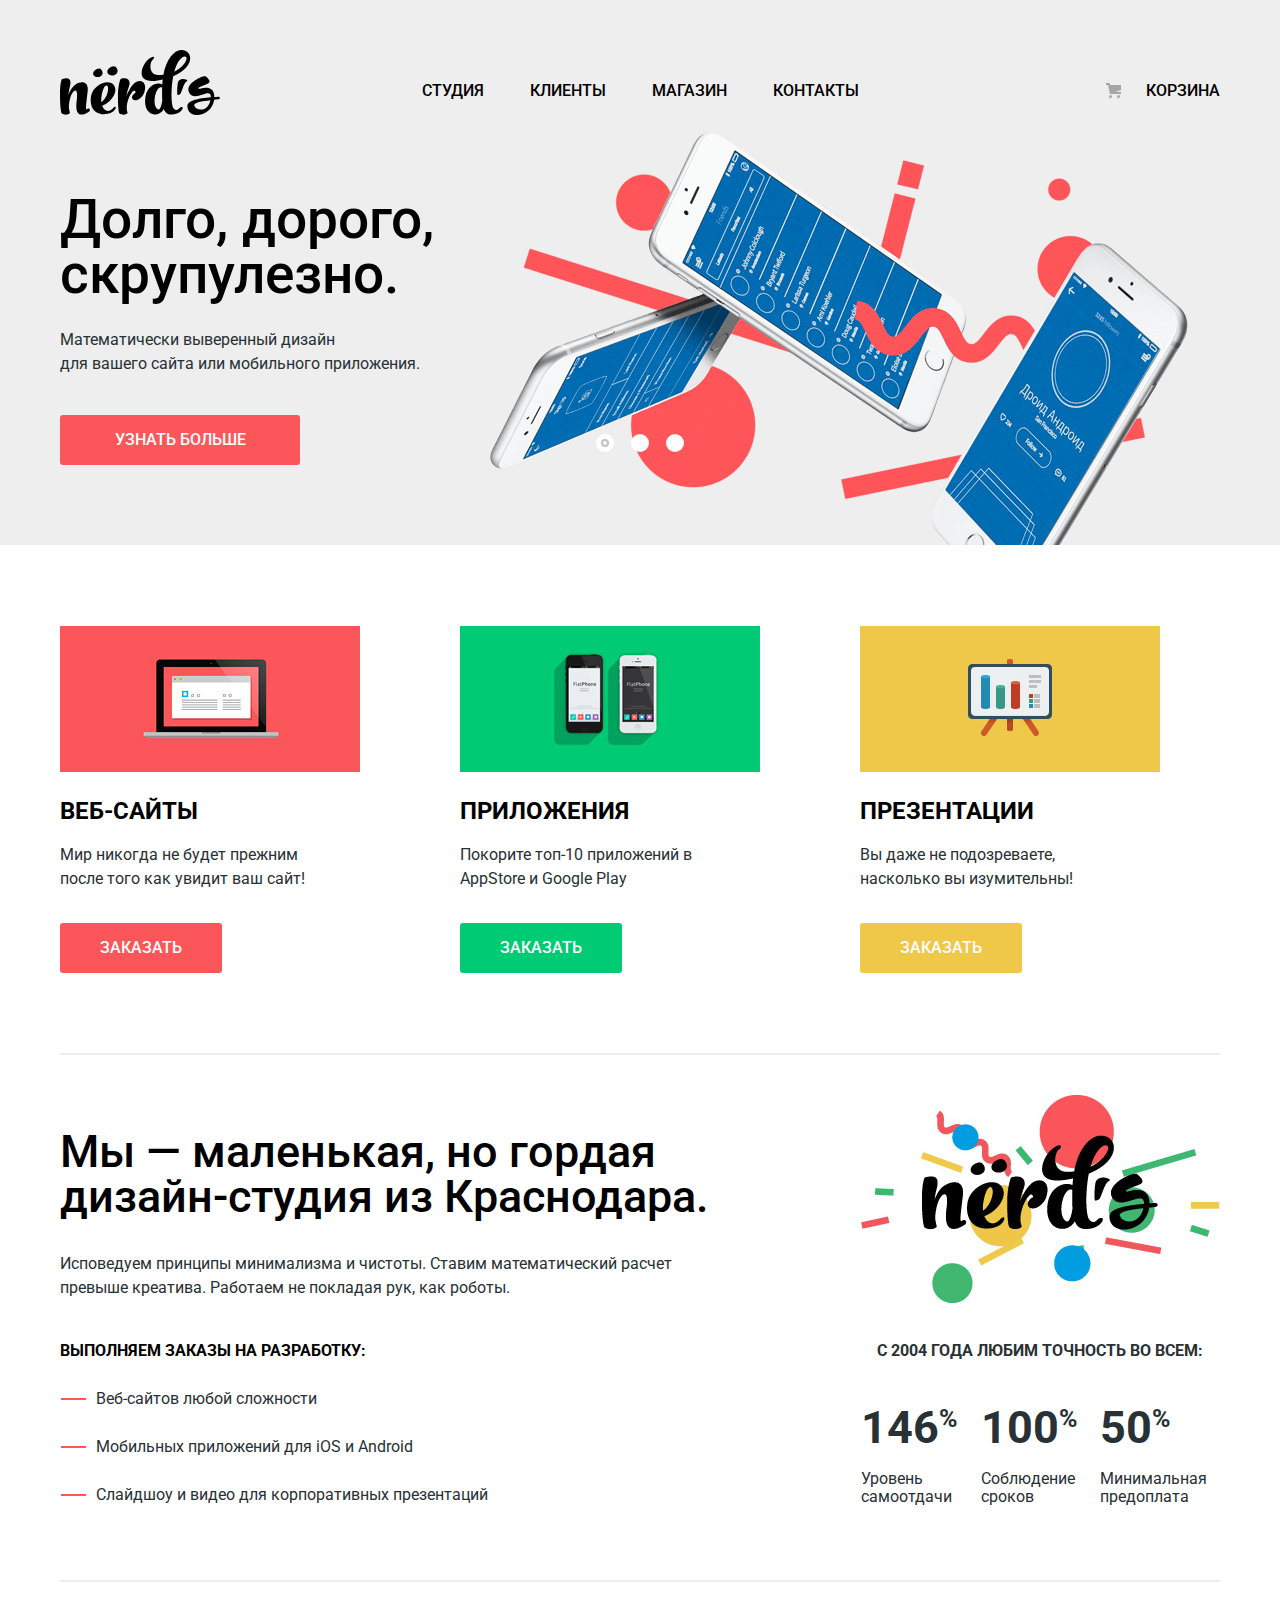
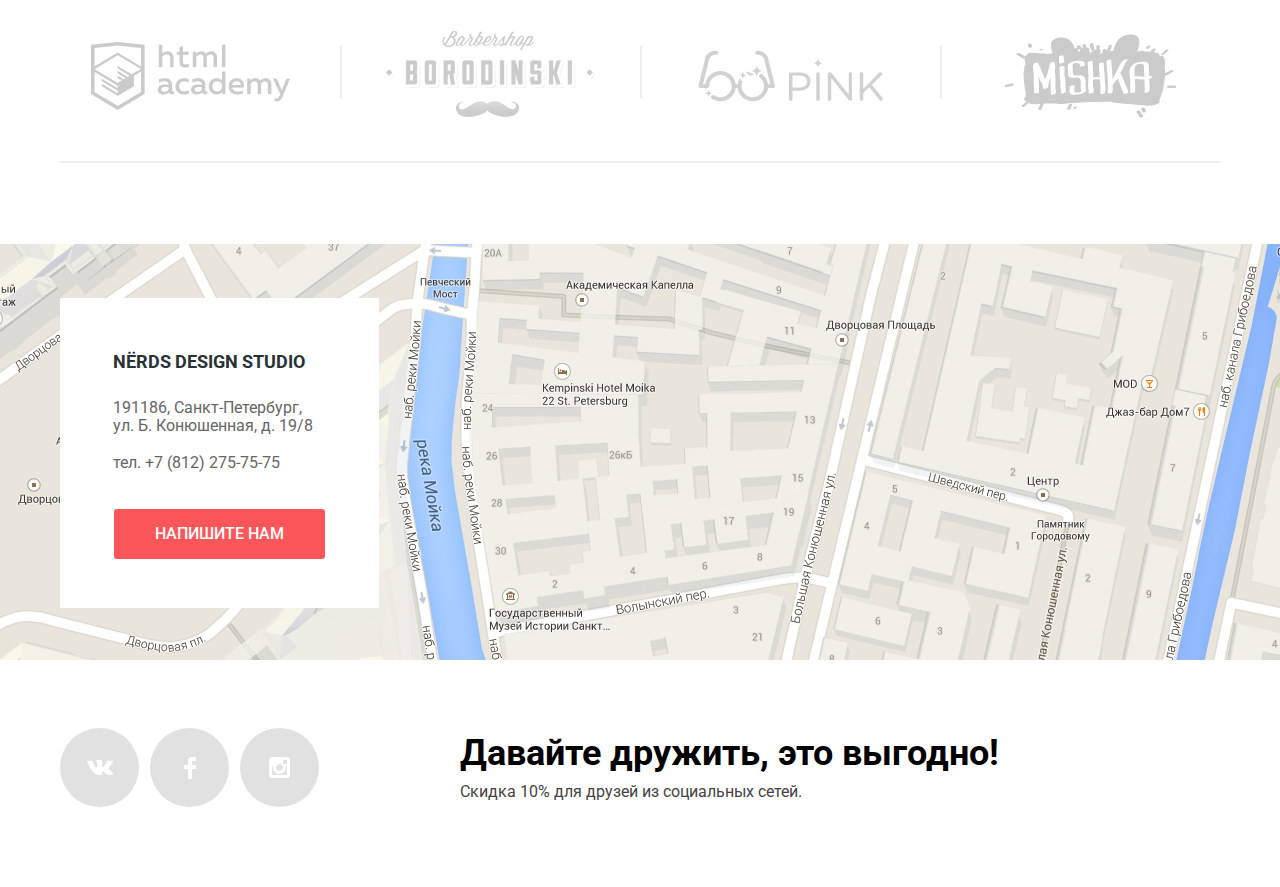
<file: index.html>
<!DOCTYPE html>
<html lang="ru">

<head>
  <meta charset="utf-8">
  <title>Дизайн-студия "Нёрдс"</title>
  <link href="https://fonts.googleapis.com/css?family=Roboto:400,500,700&display=swap&subset=cyrillic" rel="stylesheet">
  <link href="css/normalize.min.css" rel="stylesheet">
  <link href="css/style.min.css" rel="stylesheet">
</head>

<body>
  <header class="main-header">
    <div class="container">
      <div class="header-wrapper">
        <a class="main-header-logo" href="index.html">
          <img src="img/nerds-logo.svg" width="160" height="65" alt="Логотип дизайн-студии «Нёрдс»">
        </a>
        <nav class="main-navigation">
          <ul class="site-navigation">
            <li><a href="#">Студия</a></li>
            <li><a href="#">Клиенты</a></li>
            <li><a href="catalog.html">Магазин</a></li>
            <li><a href="#">Контакты</a></li>
          </ul>
          <a class="cart-link" href="#">Корзина</a>
        </nav>
      </div>
    </div>
  </header>
  <main>
    <h1 class="visually-hidden">Дизайн-студия «Нёрдс»</h1>
    <section class="slider">
      <h2 class="visually-hidden">О нас</h2>
      <div class="container">
        <input class="visually-hidden banner-1" type="radio" id="banner-1" name="toggle" checked>
        <input class="visually-hidden banner-2" type="radio" id="banner-2" name="toggle">
        <input class="visually-hidden banner-3" type="radio" id="banner-3" name="toggle">
        <div class="slider-controls">
          <label for="banner-1">Первый</label>
          <label for="banner-2">Второй</label>
          <label for="banner-3">Третий</label>
        </div>
        <ul class="slider-list" tabindex="-1">
          <li class="slider-item" id="slide1">
            <div>
              <p class="slider-text-big">Долго, дорого,<br>скрупулезно.</p>
              <p>Математически выверенный дизайн<br>для вашего сайта или мобильного приложения.</p>
              <a class="button slider-button" href="#">Узнать больше</a>
            </div>
          </li>
          <li class="slider-item" id="slide2">
            <div>
              <p class="slider-text-big">Любим математику как никто другой</p>
              <p>Никакого креатива, только математические формулы для расчета идеальных пропорций.</p>
              <a class="button slider-button" href="#">Узнать больше</a>
            </div>
          </li>
          <li class="slider-item" id="slide3">
            <div>
              <p class="slider-text-big">Только ночь, только хардкор</p>
              <p>Работать днем, как все? Мы против этого.<br>Ближе к полуночи работа только начинается.</p>
              <a class="button slider-button" href="#">Узнать больше</a>
            </div>
          </li>
        </ul>
      </div>
    </section>
    <div class="container">
      <section class="service">
        <h2 class="visually-hidden">Наши работы</h2>
        <ul class="service-list">
          <li class="service-item service-item-web">
            <img src="img/web-site.jpg" width="300" height="146" alt="Веб-сайты">
            <div class="service-item-description">
              <h3>
                Веб-сайты
              </h3>
              <p>
                Мир никогда не будет прежним после того как увидит ваш сайт!
              </p>
              <a class="button service-button service-button-red" href="catalog.html">Заказать</a>
            </div>
          </li>
          <li class="service-item service-item-app">
            <img src="img/app.jpg" width="300" height="146" alt="Приложения">
            <div class="service-item-description">
              <h3>
                Приложения
              </h3>
              <p>
                Покорите топ-10 приложений в AppStore и Google Play
              </p>
              <a class="button service-button service-button-green" href="catalog.html">Заказать</a>
            </div>
          </li>
          <li class="service-item service-item-slide">
            <img src="img/presentation.jpg" width="300" height="146" alt="Презентации">
            <div class="service-item-description">
              <h3>
                Презентации
              </h3>
              <p>
                Вы даже не подозреваете, насколько вы изумительны!
              </p>
              <a class="button service-button service-button-yellow" href="catalog.html">Заказать</a>
            </div>
          </li>
        </ul>
      </section>
    </div>
    <div class="index-columns container">
      <section class="features">
        <h2 class="visually-hidden">Преимущества</h2>
        <p class="features-text-big">
          Мы — маленькая, но гордая дизайн-студия из Краснодара.
        </p>
        <p class="features-text-small">
          Исповедуем принципы минимализма и чистоты. Ставим математический расчет превыше креатива. Работаем не
          покладая
          рук, как роботы.
        </p>
        <h3 class="features-title">Выполняем заказы на разработку:</h3>
        <ul class="features-list">
          <li class="features-item">Веб-сайтов любой сложности</li>
          <li class="features-item">Мобильных приложений для iOS и Android</li>
          <li class="features-item">Слайдшоу и видео для корпоративных презентаций</li>
        </ul>
      </section>
      <section class="statistics">
        <h2 class="visually-hidden">Статистика</h2>
        <h3 class="statistics-title">С 2004 года любим точность во всем:</h3>
        <table class="statistics-table">
          <tr class="statistics-first-row">
            <td>146<sup>%</sup></td>
            <td>100<sup>%</sup></td>
            <td>50<sup>%</sup></td>
          </tr>
          <tr class="statistics-second-row">
            <td>Уровень самоотдачи</td>
            <td>Соблюдение сроков</td>
            <td>Минимальная предоплата</td>
          </tr>
        </table>
      </section>
    </div>
    <section class="partners container">
      <h2 class="visually-hidden">Наши партнеры</h2>
      <ul class="partners-list">
        <li class="partners-item">
          <a href="https://htmlacademy.ru/intensive/htmlcss">
            <img src="img/logo-academy.png" width="199" height="68" alt="Сайт htmlacademy">
          </a>
        </li>
        <li class="partners-item">
          <a href="#">
            <img src="img/logo-borodinski.png" width="209" height="90" alt="Сайт барбершопа «Бородинский»">
          </a>
        </li>
        <li class="partners-item">
          <a href="#">
            <img src="img/logo-pink.png" width="185" height="52" alt="Сайт Pink App">
          </a>
        </li>
        <li class="partners-item">
          <a href="#">
            <img src="img/logo-mishka.png" width="173" height="84" alt="Сайт Mishka">
          </a>
        </li>
      </ul>
    </section>
  </main>
  <footer class="main-footer">
    <section class="footer-contacts">
      <h2 class="visually-hidden">Контактная информация</h2>
      <div class="container">
        <div class="footer-contacts-wrapper">
          <p class="footer-contacts-title">
            Nёrds design studio
          </p>
          <p class="footer-contacts-adress">
            191186, Санкт-Петербург, ул. Б. Конюшенная, д. 19/8</p>
          <p class="footer-contacts-phone"> тел.
            <a href="tel:+78122757575">+7 (812) 275-75-75</a>
          </p>
          <a class="button button-popup" href="letter.html">Напишите нам</a>
        </div>
      </div>
      <div class="footer-map">
        <iframe
          src="https://yandex.ru/map-widget/v1/?um=constructor%3Acea5b9897b0ac44ad13069e8be6bfd122c6a988695a8d2aa5e6f4f4faad322b9&amp;source=constructor"
          width="1440" height="416"></iframe>
        <p>
          <img src="img/map.jpg" width="1440" height="416"
            alt="Офис студии по адресу ул. Б. Конюшенная, д. 19/8, Санкт-Петербург">
        </p>
      </div>
    </section>
    <div class="container">
      <div class="footer-social-wrapper">
        <div class="footer-social">
          <ul class="footer-social-list">
            <li>
              <a class="button social-button button-vk" href="https://vk.com/">
                Мы в Вконтакте
                <img class="social-logo" src="img/vk-icon.svg" width="26" height="15" alt="Вконтакте">
              </a>
            </li>
            <li>
              <a class="button social-button button-fb" href="#">
                Мы в Facebook
                <img class="social-logo" src="img/fb-icon.svg" width="12" height="22" alt="Facebook">
              </a>
            </li>
            <li>
              <a class="button social-button button-inst" href="#">
                Мы в Instagram
                <img class="social-logo" src="img/insta-icon.svg" width="21" height="21" alt="Instagram">
              </a>
            </li>
          </ul>
        </div>
        <div class="footer-text">
          <p class="footer-text-big">
            Давайте дружить, это выгодно!
          </p>
          <p class="footer-text-small">
            Скидка 10% для друзей из социальных сетей.
          </p>
        </div>
      </div>
    </div>
  </footer>
  <section class="modal-feedback">
    <h2>Напишите нам</h2>
    <form class="feedback" action="https://echo.htmlacademy.ru" method="POST">
      <p>
        <label for="appointment-name">Ваше имя:</label>
        <input type="text" name="name" id="appointment-name" placeholder="Имя Фамилия" value="">
      </p>
      <p>
        <label for="appointment-e-mail">Ваш e-mail:</label>
        <input type="email" name="e-mail" id="appointment-e-mail" placeholder="email@example.com" value="">
      </p>
      <p>
        <label for="letter-field">Текст письма:</label>
        <textarea name="letter" id="letter-field" placeholder="В свободной форме"></textarea>
      </p>
      <button class="button modal-button" type="submit">Отправить</button>
    </form>
    <button class="modal-close" type="button">
      <span class="visually-hidden">Закрыть</span>
    </button>
  </section>
  <script src="js/popup.min.js"></script>
</body>

</html>
</file>
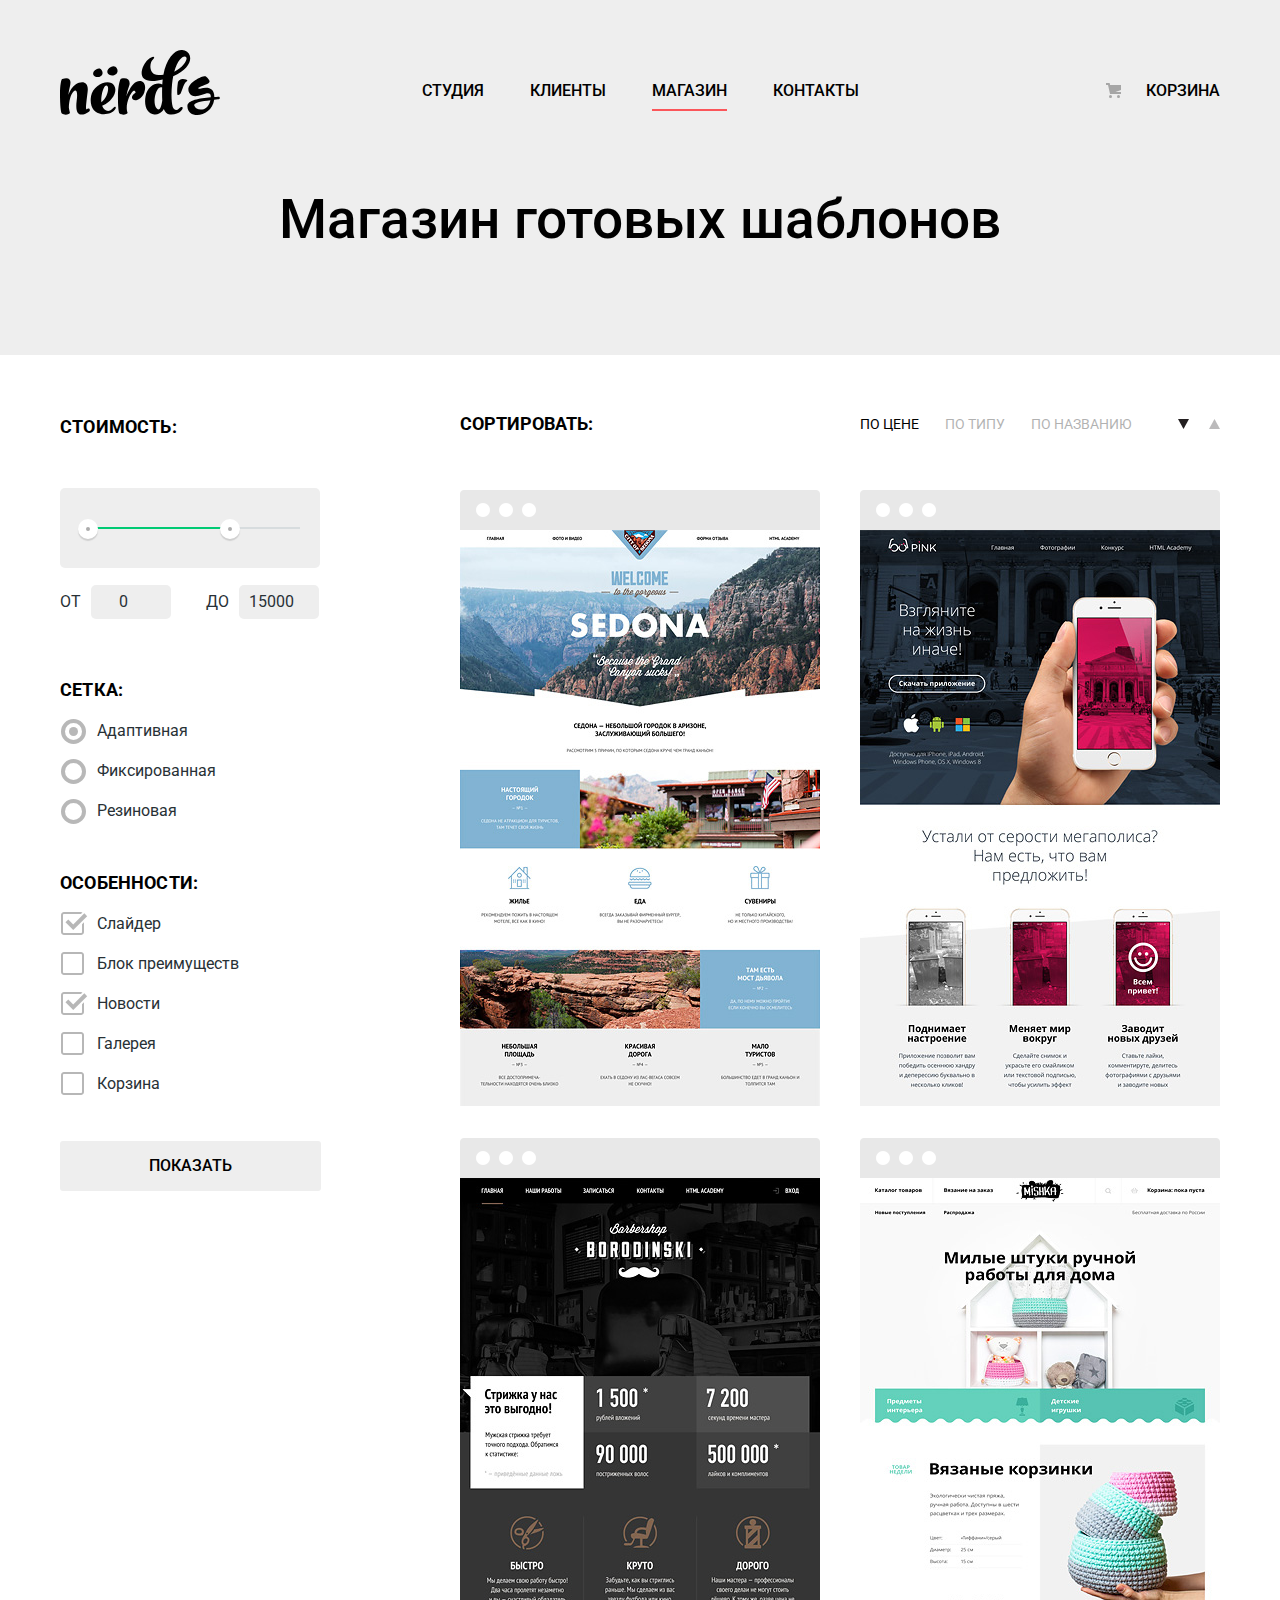
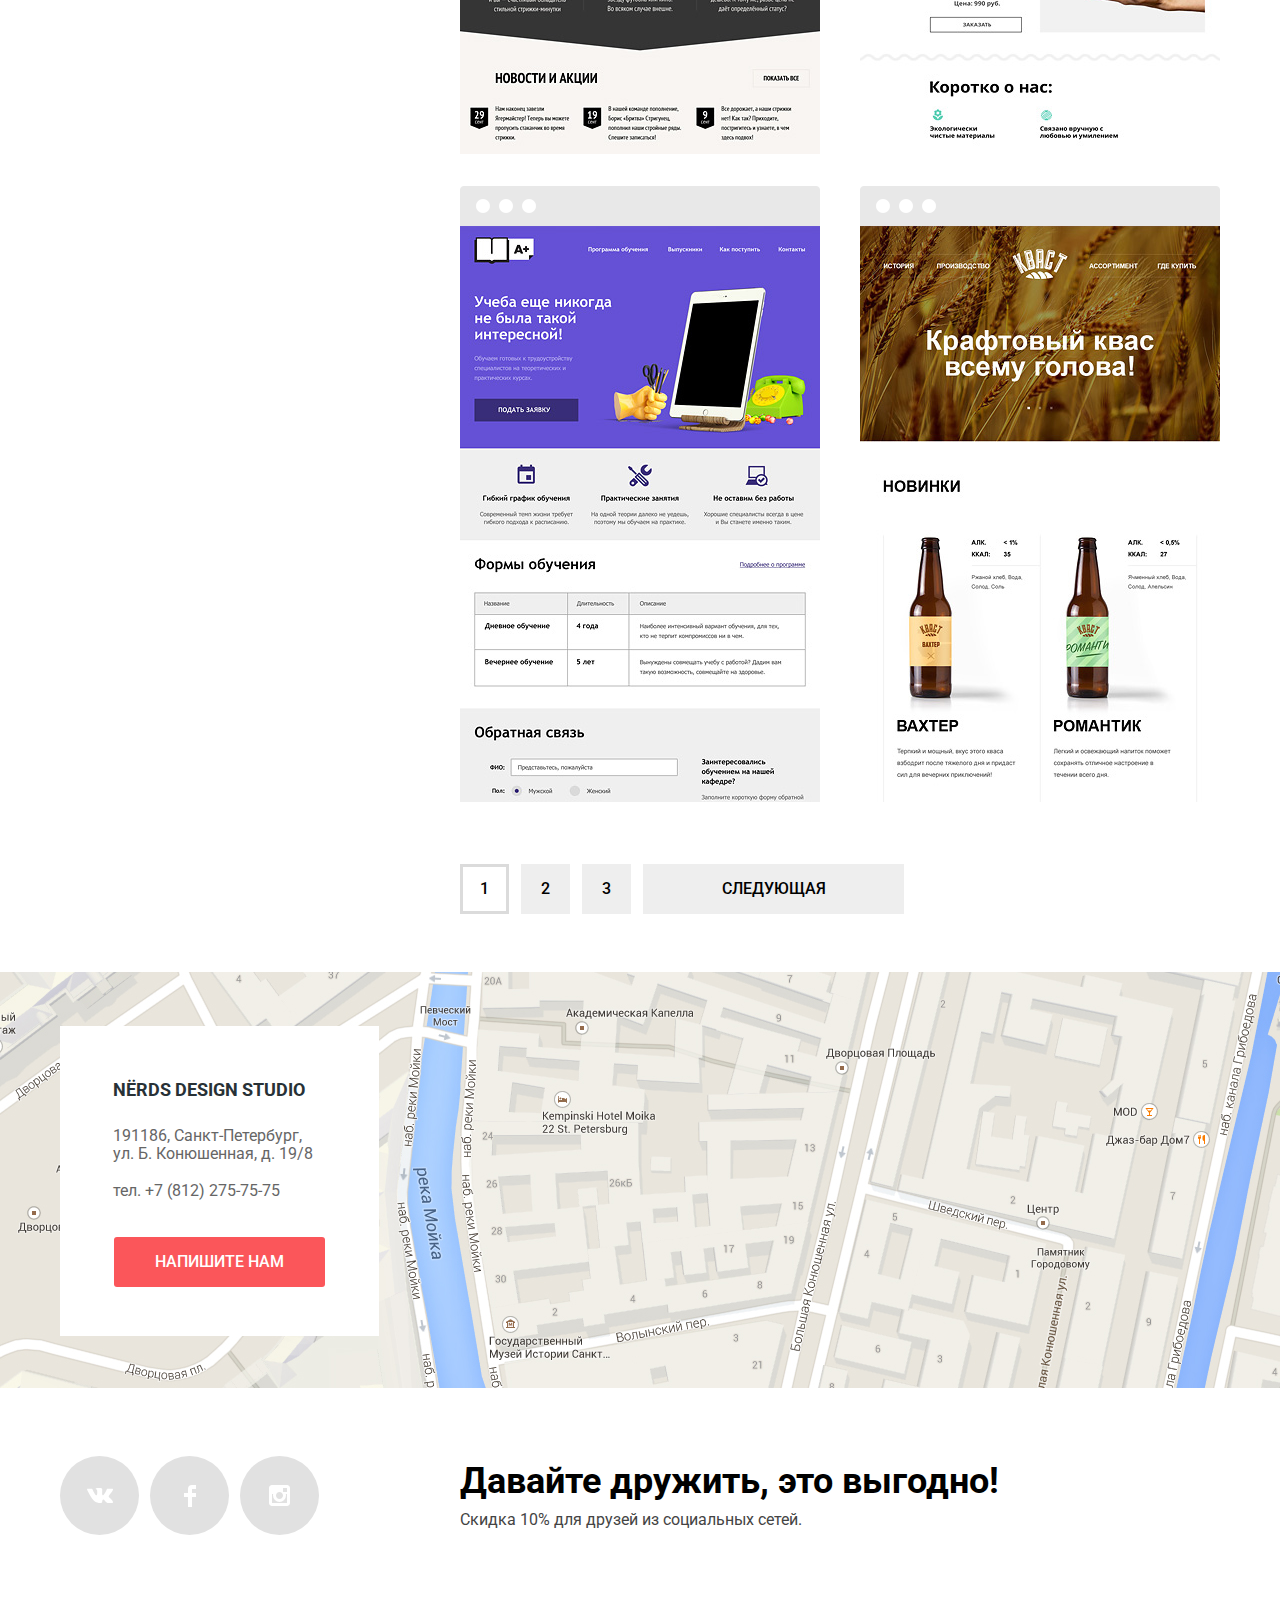
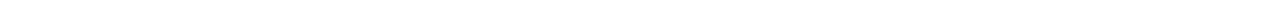
<file: catalog.html>
<!DOCTYPE html>
<html lang="ru">

<head>
  <meta charset="UTF-8">
  <title>Магазин готовых шаблонов</title>
  <link href="https://fonts.googleapis.com/css?family=Roboto:400,500,700&display=swap&subset=cyrillic" rel="stylesheet">
  <link href="css/normalize.min.css" rel="stylesheet">
  <link href="css/style.min.css" rel="stylesheet">
</head>

<body>
  <header class="main-header">
    <div class="container">
      <div class="header-wrapper">
        <a class="main-header-logo" href="index.html">
          <img src="img/nerds-logo.svg" width="160" height="65" alt="Логотип дизайн-студии «Нёрдс»">
        </a>
        <nav class="main-navigation">
          <ul class="site-navigation">
            <li><a href="#">Студия</a></li>
            <li><a href="#">Клиенты</a></li>
            <li><a class="current-link" href="catalog.html">Магазин</a></li>
            <li><a href="#">Контакты</a></li>
          </ul>
          <a class="cart-link" href="#">Корзина</a>
        </nav>
      </div>
    </div>
  </header>
  <main>
    <h1 class="page-title">Магазин готовых шаблонов</h1>
    <div class="container">
      <div class="catalog-columns">
        <section class="filters">
          <h2 class="visually-hidden">Фильтр товаров</h2>
          <form class="filter-form" action="https://echo.htmlacademy.ru" method="GET">
            <fieldset class="filter-item">
              <legend>Стоимость:</legend>
              <div class="range-filter">
                <div class="range-controls">
                  <div class="scale">
                    <div class="bar"></div>
                  </div>
                  <div class="toggle toggle-min"></div>
                  <div class="toggle toggle-max"></div>
                </div>
                <div class="price-controls">
                  <label aria-label="Цена от" for="appointment-min-price">От</label>
                  <input type="number" name="min-price" id="appointment-min-price" value="0">
                  <label aria-label="Цена до" for="appointment-max-price">До</label>
                  <input type="number" name="max-price" id="appointment-max-price" value="15000">
                </div>
              </div>
            </fieldset>
            <fieldset class="filter-item">
              <legend>Сетка:</legend>
              <ul>
                <li class="filter-option">
                  <input class="visually-hidden filter-input filter-input-radio" type="radio" name="grid"
                    id="filter-adaptive" value="adaptive" checked>
                  <label for="filter-adaptive">Адаптивная</label>
                </li>
                <li class="filter-option">
                  <input class="visually-hidden filter-input filter-input-radio" type="radio" name="grid"
                    id="filter-fixed" value="fixed">
                  <label for="filter-fixed">Фиксированная</label>
                </li>
                <li class="filter-option">
                  <input class="visually-hidden filter-input filter-input-radio" type="radio" name="grid"
                    id="filter-rubber" value="rubber">
                  <label for="filter-rubber">Резиновая</label>
                </li>
              </ul>
            </fieldset>
            <fieldset class="filter-item">
              <legend>Особенности:</legend>
              <ul>
                <li class="filter-option">
                  <input class="visually-hidden filter-input filter-input-checkbox" type="checkbox" name="slider"
                    id="filter-slider" value="slider" checked>
                  <label for="filter-slider">Слайдер</label>
                </li>
                <li class="filter-option">
                  <input class="visually-hidden filter-input filter-input-checkbox" type="checkbox" name="advantages"
                    id="filter-advantages" value="advantages">
                  <label for="filter-advantages">Блок преимуществ</label>
                </li>
                <li class="filter-option">
                  <input class="visually-hidden filter-input filter-input-checkbox" type="checkbox" name="news"
                    id="filter-news" value="news" checked>
                  <label for="filter-news">Новости</label>
                </li>
                <li class="filter-option">
                  <input class="visually-hidden filter-input filter-input-checkbox" type="checkbox" name="gallery"
                    id="filter-gallery" value="gallery">
                  <label for="filter-gallery">Галерея</label>
                </li>
                <li class="filter-option">
                  <input class="visually-hidden filter-input filter-input-checkbox" type="checkbox" name="cart"
                    id="filter-cart" value="cart">
                  <label for="filter-cart">Корзина</label>
                </li>
              </ul>
            </fieldset>
            <button type="submit">Показать</button>
          </form>
        </section>
        <div class="sorter-samples-wrapper">
          <section class="sorter">
            <h2 class="visually-hidden">Сортировка товаров</h2>
            <p class="filter-sort-title">Сортировать:</p>
            <div>
              <ul>
                <li>
                  <a class="current-sort-link" href="#">По цене</a>
                </li>
                <li>
                  <a href="#">По типу</a>
                </li>
                <li>
                  <a href="#">По названию</a>
                </li>
              </ul>
              <a class="sorter-down current-sort-link" href="#" aria-label="От большего к меньшему"></a>
              <a class="sorter-up" href="#" aria-label="От меньшего к большему"></a>
            </div>
          </section>
          <section class="samples">
            <h2 class="visually-hidden">Шаблоны</h2>
            <ul class="sample-list">
              <li class="sample-item">
                <article>
                  <img tabindex="0" src="img/img-sedona.jpg" width="360" height="576" alt="Шаблон сайта Sedona">
                  <div class="hidden">
                    <h3>
                      <a class="link-title" href="#">Sedona</a>
                    </h3>
                    <p>Информационный сайт для&nbsp;туристов</p>
                    <a class="button button-price" href="#">9 900 руб.</a>
                  </div>
                </article>
              </li>
              <li class="sample-item">
                <article>
                  <img tabindex="0" src="img/img-pink.jpg" width="360" height="576" alt="Шаблон сайта Pink App">
                  <div class="hidden">
                    <h3>
                      <a class="link-title" href="#">Pink App</a>
                    </h3>
                    <div>
                      <p>Продуктовый лендинг приложения для iOS и Android</p>
                      <a class="button button-price" href="#">9 900 руб.</a>
                    </div>
                  </div>
                </article>
              </li>
              <li class="sample-item">
                <article>
                  <img tabindex="0" src="img/img-barbershop.jpg" width="360" height="576"
                    alt="Шаблон сайта Barbershop Borodinski">
                  <div class="hidden">
                    <h3>
                      <a class="link-title" href="#">Barbershop</a>
                    </h3>
                    <div>
                      <p>Сайт салона красоты. Для&nbsp;мужчин, да.</p>
                      <a class="button button-price" href="#">9 900 руб.</a>
                    </div>
                  </div>
                </article>
              </li>
              <li class="sample-item">
                <article>
                  <img tabindex="0" src="img/img-mishka.jpg" width="360" height="576" alt="Шаблон сайта Mishka">
                  <div class="hidden">
                    <h3>
                      <a class="link-title" href="#">Mishka</a>
                    </h3>
                    <div>
                      <p>Интернет-магазин вязаных&nbsp;игрушек</p>
                      <a class="button button-price" href="#">9 900 руб.</a>
                    </div>
                  </div>
                </article>
              </li>
              <li class="sample-item">
                <article>
                  <img tabindex="0" src="img/img-aplus.jpg" width="360" height="576" alt="Шаблон сайта A Plus">
                  <div class="hidden">
                    <h3>
                      <a class="link-title" href="#">A Plus</a>
                    </h3>
                    <div>
                      <p>Лендинг курсов повышения квалификации</p>
                      <a class="button button-price" href="#">9 900 руб.</a>
                    </div>
                  </div>
                </article>
              </li>
              <li class="sample-item">
                <article>
                  <img tabindex="0" src="img/img-kvast.jpg" width="360" height="576" alt="Шаблон сайта Кваст">
                  <div class="hidden">
                    <h3>
                      <a class="link-title" href="#">Кваст</a>
                    </h3>
                    <div>
                      <p>Промо-сайт производителя крафтового кваса</p>
                      <a class="button button-price" href="#">9 900 руб.</a>
                    </div>
                  </div>
                </article>
              </li>
            </ul>
            <ul class="pagination-list">
              <li class="pagination-item pagination-item-current"><a>1</a></li>
              <li class="pagination-item"><a href="#">2</a></li>
              <li class="pagination-item"><a href="#">3</a></li>
              <li class="pagination-item pagination-item-next"><a href="#">Следующая</a></li>
            </ul>
          </section>
        </div>
      </div>
    </div>
  </main>
  <footer class="main-footer ">
    <section class="footer-contacts">
      <h2 class="visually-hidden">Контактная информация</h2>
      <div class="container">
        <div class="footer-contacts-wrapper">
          <p class="footer-contacts-title">
            Nёrds design studio
          </p>
          <p class="footer-contacts-adress">
            191186, Санкт-Петербург, ул. Б. Конюшенная, д. 19/8</p>
          <p class="footer-contacts-phone"> тел.
            <a href="tel:+78122757575">+7 (812) 275-75-75</a>
          </p>
          <a class="button button-popup" href="#">Напишите нам</a>
        </div>
      </div>
      <div class="footer-map">
        <iframe
          src="https://yandex.ru/map-widget/v1/?um=constructor%3Acea5b9897b0ac44ad13069e8be6bfd122c6a988695a8d2aa5e6f4f4faad322b9&amp;source=constructor"
          width="1440" height="416"></iframe>
        <p>
          <img src="img/map.jpg" width="1440" height="416"
            alt="Офис студии по адресу ул. Б. Конюшенная, д. 19/8, Санкт-Петербург">
        </p>
      </div>
    </section>
    <div class="container">
      <div class="footer-social-wrapper">
        <div class="footer-social">
          <ul class="footer-social-list">
            <li>
              <a class="button social-button button-vk" href="https://vk.com/">
                <img class="social-logo" src="img/vk-icon.svg" width="26" height="15" alt="Вконтакте">
              </a>
            </li>
            <li>
              <a class="button social-button button-fb" href="#">
                <img class="social-logo" src="img/fb-icon.svg" width="12" height="22" alt="Facebook">
              </a>
            </li>
            <li>
              <a class="button social-button button-inst" href="#">
                <img class="social-logo" src="img/insta-icon.svg" width="21" height="21" alt="Instagram">
              </a>
            </li>
          </ul>
        </div>
        <div class="footer-text">
          <p class="footer-text-big">
            Давайте дружить, это выгодно!
          </p>
          <p class="footer-text-small">
            Скидка 10% для друзей из социальных сетей.
          </p>
        </div>
      </div>
    </div>
  </footer>

  <section class="modal-feedback">
    <h2>Напишите нам</h2>
    <form class="feedback" action="https://echo.htmlacademy.ru" method="POST">
      <p>
        <label for="appointment-name">Ваше имя:</label>
        <input type="text" name="name" id="appointment-name" placeholder="Имя Фамилия" value="">
      </p>
      <p>
        <label for="appointment-e-mail">Ваш e-mail:</label>
        <input type="email" name="e-mail" id="appointment-e-mail" placeholder="email@example.com" value="">
      </p>
      <p>
        <label for="letter-field">Текст письма:</label>
        <textarea name="letter" id="letter-field" placeholder="В свободной форме"></textarea>
      </p>
      <button class="button modal-button" type="submit">Отправить</button>
    </form>
    <button class="modal-close" type="button">
      <span class="visually-hidden">Закрыть</span>
    </button>
  </section>

  <script src="js/popup.min.js"></script>
</body>

</html>
</file>
<file: css/style.min.css>
@keyframes bounce{0%{transform:translateY(-2000px)}70%{transform:translateY(30px)}90%{transform:translateY(-10px)}to{transform:translateY(0)}}@keyframes shake{0%,to{transform:translateX(0)}10%,30%,50%,70%,90%{transform:translateX(-10px)}20%,40%,60%,80%{transform:translateX(10px)}}body{min-width:1160px;margin:0;padding:0;font-weight:400;font-size:16px;line-height:24px;font-family:"Roboto","Arial",sans-serif;color:#283136;background-color:#fff}a{text-decoration:none}img{max-width:100%;height:auto}.visually-hidden:not(:focus):not(:active),input[type=checkbox].visually-hidden,input[type=radio].visually-hidden{position:absolute;width:1px;height:1px;margin:-1px;padding:0;overflow:hidden;white-space:nowrap;border:0;clip:rect(0 0 0 0);clip-path:inset(100%)}.button{font-weight:500;line-height:18px;text-align:center;color:#fff;text-transform:uppercase;background-color:#fb565a;border:0}.button:focus,.button:hover{background-color:#e74246}.button:active{color:rgba(255,255,255,.3);background-color:#d7373b;box-shadow:inset 0 3px 0 0 rgba(0,1,1,.1)}.container{width:1160px;margin:0 auto;padding:0}.main-header{padding-top:50px;background-color:#eee}.header-wrapper{display:flex;justify-content:space-between}.main-header-logo{z-index:1;display:flex}.main-header-logo img:hover,.main-header-logo:focus img{opacity:.8}.main-header-logo img:active{opacity:.3}.main-navigation{display:flex;flex-wrap:wrap;align-items:center;width:821px;padding-top:16px}.main-navigation ul{margin:0;padding:0}.main-navigation a{position:relative;font-weight:500;line-height:30px;color:#000;text-transform:uppercase}.main-navigation .site-navigation{display:flex;flex-basis:489px;flex-wrap:wrap;margin-right:auto;list-style:none}.site-navigation li{padding-right:23px;padding-left:23px}.main-navigation a:visited::after,.site-navigation .current-link::after{content:"";position:absolute;bottom:-11px;left:0;width:100%;height:2px;background-color:#fb565a}.main-navigation a:focus,.main-navigation a:hover{color:#fb565a}.main-navigation a:active{color:#bdbdbd}.cart-link{display:block;max-width:200px;margin-left:40px;text-align:right}.cart-link::before{content:"";position:absolute;bottom:8px;left:-40px;width:15px;height:15px;background:url(../img/cart-icon.svg) no-repeat}.slider{background-color:#eee}.slider .container{position:relative}.slider fieldset{border:0}.slider-controls{position:absolute;right:50%;bottom:90px;z-index:5;margin-right:-44px;font-size:0;text-align:center}.slider-controls label{position:relative;display:inline-block;width:18px;height:18px;margin-right:17px;vertical-align:middle;background-color:#fff;border-radius:50%;cursor:pointer}.price-controls input:last-child,.slider-controls label:last-child{margin-right:0}.slider-controls label:focus:not(checked)::after{content:"";position:absolute;top:5px;left:5px;width:4px;height:4px;background-color:#fff;border:2px solid #c1c1c1;border-radius:50%}.slider-list{position:relative;height:430px;margin:0 0 81px;padding:0;list-style:none}.slider-list li:nth-of-type(1){display:none;background-image:url(../img/slide1.png);background-repeat:no-repeat;background-position:430px bottom}.slider-list li:nth-of-type(2),.slider-list li:nth-of-type(3){display:none;background-image:url(../img/slide2.png);background-repeat:no-repeat;background-position:100% bottom}.slider-list li:nth-of-type(3){background-image:url(../img/slide3.png);background-position:400px bottom}#banner-1:checked~.slider-list #slide1,#banner-2:checked~.slider-list #slide2,#banner-3:checked~.slider-list #slide3{display:block}#banner-1:checked~.slider-controls label[for=banner-1]::after,#banner-2:checked~.slider-controls label[for=banner-2]::after,#banner-3:checked~.slider-controls label[for=banner-3]::after{content:"";position:absolute;top:5px;left:5px;width:4px;height:4px;background-color:#fff;border:2px solid #c1c1c1;border-radius:50%}#banner-1:checked:focus~.slider-controls label[for=banner-1],#banner-2:checked:focus~.slider-controls label[for=banner-2],#banner-3:checked:focus~.slider-controls label[for=banner-3]{outline:2px solid #adbcd9}.slider-list p{margin:0 0 26px}.slider-item{position:absolute;top:0;left:0;z-index:1;width:100%;height:100%}.slider-item div{max-width:515px;padding-top:77px}.slider-text-big{font-style:normal;font-weight:500;font-size:55px;line-height:55px;color:#000}.slider-text-big+p{margin-bottom:39px;padding:0 80px 0 0}.slider-button{display:inline-block;width:132px;padding:16px 54px;vertical-align:middle;border-radius:3px}.service{margin-bottom:74px;padding-bottom:60px;border-bottom:2px solid #eee}.service-list{display:flex;flex-wrap:wrap;width:1100px;margin:0;padding:0;list-style:none}.service-item{width:300px;margin:0 100px 20px 0}.service-item:nth-child(3n){margin-right:0}.service-item img{display:flex}.service-item-description{display:flex;flex-direction:column;padding-right:40px}.service-list h3{margin:24px 0 17px;font-weight:700;font-size:24px;line-height:30px;color:#000;text-transform:uppercase}.service-item p{margin:0 0 32px}.service-button{align-self:flex-start;padding:16px 40px;border-radius:3px}.service-button-green{background-color:#00ca74}.service-button-green:focus,.service-button-green:hover{background-color:#00bc6c}.service-button-yellow{background-color:#efc84a}.service-button-yellow:focus,.service-button-yellow:hover{background-color:#e5a722}.index-columns{display:flex;margin-bottom:49px;padding-bottom:49px;border-bottom:2px solid #eee}.features{width:660px}.features-text-big{margin:0 0 33px;font-weight:500;font-size:45px;line-height:45px;color:#000}.features-text-small{margin:0 0 39px}.features-title{margin:0;font:inherit;font-weight:700;color:#000;text-transform:uppercase}.features-list{margin:0;padding:24px 0 0 36px;list-style:none}.features-item{position:relative;padding-bottom:24px}.features-item::before{content:"";position:absolute;top:11px;left:-35px;width:25px;height:2px;background-color:#fb565a}.statistics{width:360px;margin-left:auto}.statistics-title::before{content:"";position:absolute;bottom:60px;left:0;width:360px;height:208px;background-image:url(../img/nerds-illustration.jpg)}.statistics-title{position:relative;margin:210px 0 31px;font:inherit;font-weight:700;text-align:center;text-transform:uppercase}.statistics-table{min-height:121px;border-collapse:collapse;border-spacing:0}.statistics-first-row td{font-weight:700;font-size:45px;line-height:45px}.statistics-first-row sup{font-size:25px}.statistics-second-row td{width:120px;line-height:18px}.partners{margin-bottom:81px;padding-bottom:13px;border-bottom:2px solid #eee}.partners-list{display:flex;flex-wrap:wrap;justify-content:flex-start;margin:0;padding:0;list-style:none}.partners-item{position:relative;display:flex;justify-content:center;width:260px;margin:0 40px 20px 0}.footer-social-list li:nth-child(3n),.partners-item:nth-child(4n){margin-right:0}.partners-item a{align-self:center}.partners-item:not(:nth-child(4n))::after{content:"";position:absolute;top:15px;right:-22px;width:2px;height:52px;background-color:#eee}.partners img{opacity:.2}.modal-close:focus::after,.modal-close:focus::before,.modal-close:hover::after,.modal-close:hover::before,.partners a:focus img,.partners img:hover,.sample-item:focus::before,.sample-item:hover::before{opacity:1}.modal-close:active::after,.modal-close:active::before,.partners img:active{opacity:.1}.page-title{margin:0 auto 57px;padding:77px 0 108px;font-weight:500;font-size:55px;line-height:55px;text-align:center;color:#000;background-color:#eee}.catalog-columns{display:flex;justify-content:space-between;margin-bottom:58px}.filters ul{margin:0;padding:0;list-style:none}.filter-item{margin:0;padding:0;border:0}.filter-item:first-child{margin-bottom:56px}.filter-item legend{padding:0;font-weight:700;font-size:18px;line-height:30px;color:#000;text-transform:uppercase;letter-spacing:.18px}.filter-item:not(:first-child) legend{margin-bottom:14px}.range-filter{width:260px;margin-top:46px}.range-controls{position:relative;height:41px;margin-bottom:17px;padding:39px 20px 0;background-color:#eee;border-radius:5px}.range-controls .scale{height:2px;background:#d7dcde}.range-controls .bar{width:70%;height:2px;background:#00ca74}.range-controls .toggle{position:absolute;top:31px;left:0;width:4px;height:4px;padding:0;background-color:#ababab;border:8px solid #fff;border-radius:50%;box-shadow:0 2px 1px 0 #cfcfcf;cursor:pointer}.range-controls .toggle-min{left:18px}.range-controls .toggle-max{left:160px}.price-controls{font-size:0}.price-controls label{display:inline-block;font-size:16px;vertical-align:baseline;text-transform:uppercase}.price-controls input{width:60px;margin-right:35px;margin-left:10px;padding:8px 10px;font-size:16px;font-family:"Roboto","Arial",sans-serif;text-align:center;color:#283136;background:#eee;border:0;border-radius:5px}.filter-item+.filter-item{margin-bottom:29px}.filter-item .filter-option{margin-bottom:16px;padding-left:37px}.filter-option label{position:relative;display:block;width:260px;cursor:pointer;user-select:none}.filter-input-radio+label::before{content:"";position:absolute;top:0;left:-36px;width:17px;height:17px;border:4px solid #4d4d4d;border-radius:50%;opacity:.4}.filter-input-radio:checked+label::after{content:"";position:absolute;top:8px;left:-28px;width:9px;height:9px;background-color:#4d4d4d;border-radius:50%;opacity:.4}.filter-input-checkbox+label::before{content:"";position:absolute;top:0;left:-36px;width:27px;height:23px;background-image:url(../img/checkbox-off.svg);background-repeat:no-repeat;background-position:0 0;opacity:.4}.filter-input-checkbox:checked+label::before{background-image:url(../img/checkbox-on.svg)}.filter-input+label:hover::before,.filter-input:checked+label:hover::after,.filter-input:checked:focus+label::after,.filter-input:focus+label::before{opacity:1}.filter-input:disabled+label{opacity:.3;pointer-events:none}.filter-form button{padding:16px 89px;font-weight:500;font-size:16px;line-height:18px;font-family:"Roboto","Arial",sans-serif;color:#000;text-transform:uppercase;background-color:#eee;border:0;border-radius:3px;outline:0;cursor:pointer}.filter-form button:focus,.filter-form button:hover{background-color:#dfdfdf}.filter-form button:active{color:rgba(0,0,0,.3);background-color:#d5d5d5;box-shadow:inset 0 3px 0 0 rgba(0,1,1,.1)}.sorter{display:flex;justify-content:space-between;align-items:center;margin-bottom:94px}.filter-sort-title,.sorter a{line-height:18px;color:#000;text-transform:uppercase}.filter-sort-title{margin:0;font-weight:700;font-size:18px}.sorter div{display:flex;justify-content:space-between;align-items:center;min-width:360px}.sorter ul{display:flex;flex-wrap:wrap;justify-content:flex-start;margin:0;padding:0;list-style:none}.sorter a{font-size:14px;opacity:.3}.sorter a:focus,.sorter a:hover{opacity:.6}.sorter .current-sort-link,.sorter a:active{opacity:1}.sorter-down{width:11px;height:10px;background:url(../img/icon-down-dir.svg) no-repeat}.sorter-up{width:11px;height:10px;background:url(../img/icon-up-dir.svg) no-repeat}.sorter li{padding-right:26px}.samples{width:760px}.sample-list{display:flex;flex-wrap:wrap;justify-content:space-between;margin:0;padding:0;list-style:none}.sample-item{position:relative;margin-bottom:65px}.sample-item:nth-last-of-type(-n+2){margin-bottom:55px}.sample-item::before{content:"";position:absolute;top:-40px;width:360px;height:40px;background-image:url(../img/browser.png);opacity:.12}.sample-item .hidden{display:none;box-sizing:border-box;width:360px;padding:25px 60px 40px}.sample-item h3{margin:0 0 15px}.sample-item p{margin:0 0 31px;line-height:18px;color:#666}.sample-item:focus-within .hidden,.sample-item:hover .hidden{position:absolute;bottom:7px;z-index:1;display:block;width:360px;min-height:231px;text-align:center;background-color:#eee}.link-title{font-weight:700;font-size:18px;line-height:30px;color:#000;text-transform:uppercase}.link-title:focus,.link-title:hover{color:#fb565a}.link-title:active{color:rgba(0,0,0,.3)}.button-price{display:inline-block;width:80px;padding:15px 60px;font-weight:500;line-height:18px;vertical-align:middle;color:#fff;border-radius:3px}.pagination-list{display:flex;flex-wrap:wrap;margin:0;padding:0}.pagination-item{margin-right:12px;list-style:none}.pagination-item:last-child{margin-right:0}.pagination-item a{display:block;padding:16px 20px;font-weight:500;line-height:18px;color:#000;background-color:#eee}.pagination-item a:focus,.pagination-item a:hover{background-color:#dfdfdf}.pagination-item a:active{color:rgba(0,0,0,.3);background-color:#d5d5d5;box-shadow:inset 0 3px 0 0 rgba(0,1,1,.1)}.pagination-item-current a{padding:13px 17px;background-color:#fff;border:solid 3px #dbdbdb}.pagination-item-current a:focus,.pagination-item-current a:hover{background-color:#fff;border:solid 3px #dbdbdb}.pagination-item-next a{padding-right:78px;padding-left:79px;text-transform:uppercase}.main-footer{margin-bottom:70px}.main-footer .container{position:relative}.footer-contacts{margin-bottom:68px}.footer-contacts-wrapper{position:absolute;top:54px;z-index:3;display:flex;flex-direction:column;box-sizing:border-box;width:319px;min-height:308px;padding:49px 53px;background-color:#fff}.footer-contacts-title{margin:0 0 22px;font-weight:700;font-size:18px;line-height:30px;text-transform:uppercase}.footer-contacts-adress{margin:0 0 16px;line-height:18px;color:#666}.footer-contacts-phone{margin:0 0 34px;color:#666}.footer-contacts-phone a{color:#666}.footer-contacts-phone a:focus,.footer-contacts-phone a:hover{color:#000}.button:active .social-logo,.footer-contacts-phone a:active{opacity:.3}.footer-contacts-wrapper .button{align-self:center;padding:16px 41px;border-radius:3px}.footer-map{position:relative;height:416px;margin:0}.footer-map iframe{z-index:2;width:100%;border:0}.footer-map p{position:absolute;top:0;left:0;z-index:-1;width:100%;height:100%;margin:0}.footer-map img{display:block;width:100%;height:100%;object-fit:cover}.footer-social-wrapper{display:flex;justify-content:flex-start}.footer-social{margin-right:140px}.footer-social-list{display:flex;flex-wrap:wrap;width:260px;margin:0;padding:0;list-style:none}.footer-social-list li{margin-right:11px;margin-bottom:10px}.social-button{display:flex;justify-content:center;align-items:center;width:79px;height:79px;font-size:0;background-color:#e1e1e1;border-radius:50%}.footer-text{padding-top:7px}.footer-text-big{margin:0 0 10px;font-weight:700;font-size:36px;line-height:36px;color:#000}.footer-text-small{margin:0;line-height:22px;color:#444}.modal-feedback{position:fixed;top:50px;left:50%;z-index:5;display:none;box-sizing:border-box;width:960px;margin-left:-480px;padding:67px 100px 84px;background-color:#fff;box-shadow:0 20px 40px 0 rgba(0,1,1,.75)}.modal-feedback-show{display:block;animation:bounce .6s}.modal-error{animation:shake .6s}.modal-feedback h2{margin:0 0 41px;font-weight:500;font-size:45px;line-height:45px;color:#000}.feedback{display:flex;flex-wrap:wrap;justify-content:space-between;box-sizing:border-box;width:760px}.modal-feedback p{margin:0}.feedback label{display:block;margin-bottom:10px;font-weight:700;line-height:18px;color:#000}.feedback input{width:360px}.feedback input,.feedback textarea{box-sizing:border-box;padding:12px 12px 14px;font:inherit;line-height:18px;color:rgba(68,68,68,.5);border:solid 2px #d7dcde;outline:0}.feedback p:last-of-type{width:100%;margin-top:36px;margin-bottom:41px}.feedback textarea{width:100%;min-height:117px;padding-top:9px}.feedback input:hover,.feedback textarea:hover{border:solid 2px #b4b9bb}.feedback input:focus,.feedback textarea:focus{color:#444;border:solid 2px #000}.feedback .error,.feedback .error:hover,.feedback input:invalid{color:#e74246;border:solid 2px #e74246}.modal-button{padding:16px 83px;font-weight:500;font-size:16px;line-height:18px;font-family:"Roboto","Arial",sans-serif;border-radius:3px}.modal-close{position:absolute;top:78px;right:90px;width:23px;height:23px;background-color:#fff;border:0;outline:0;cursor:pointer}.modal-close::after,.modal-close::before{content:"";position:absolute;top:8px;right:-2px;width:27px;height:5px;background-color:#e74246;opacity:.3}.modal-close::before{transform:rotate(45deg)}.modal-close::after{transform:rotate(-45deg)}
</file>
